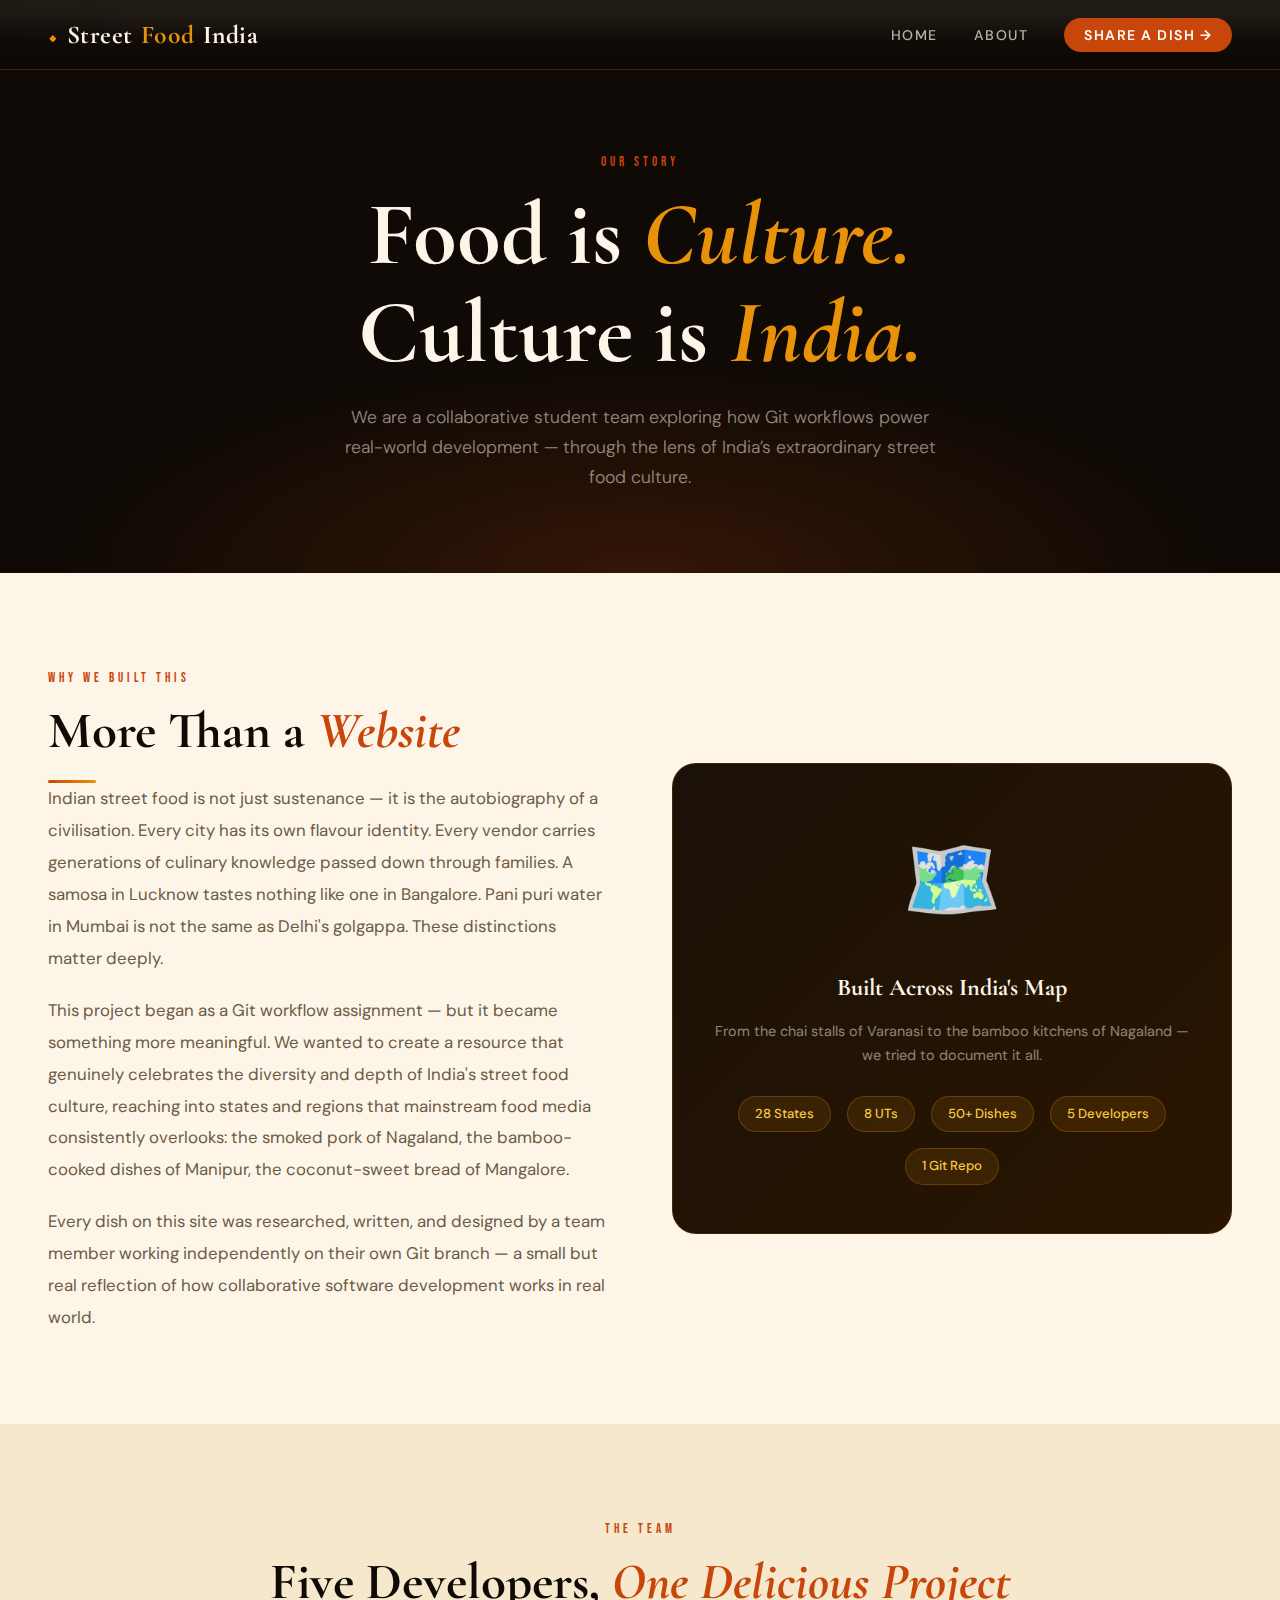
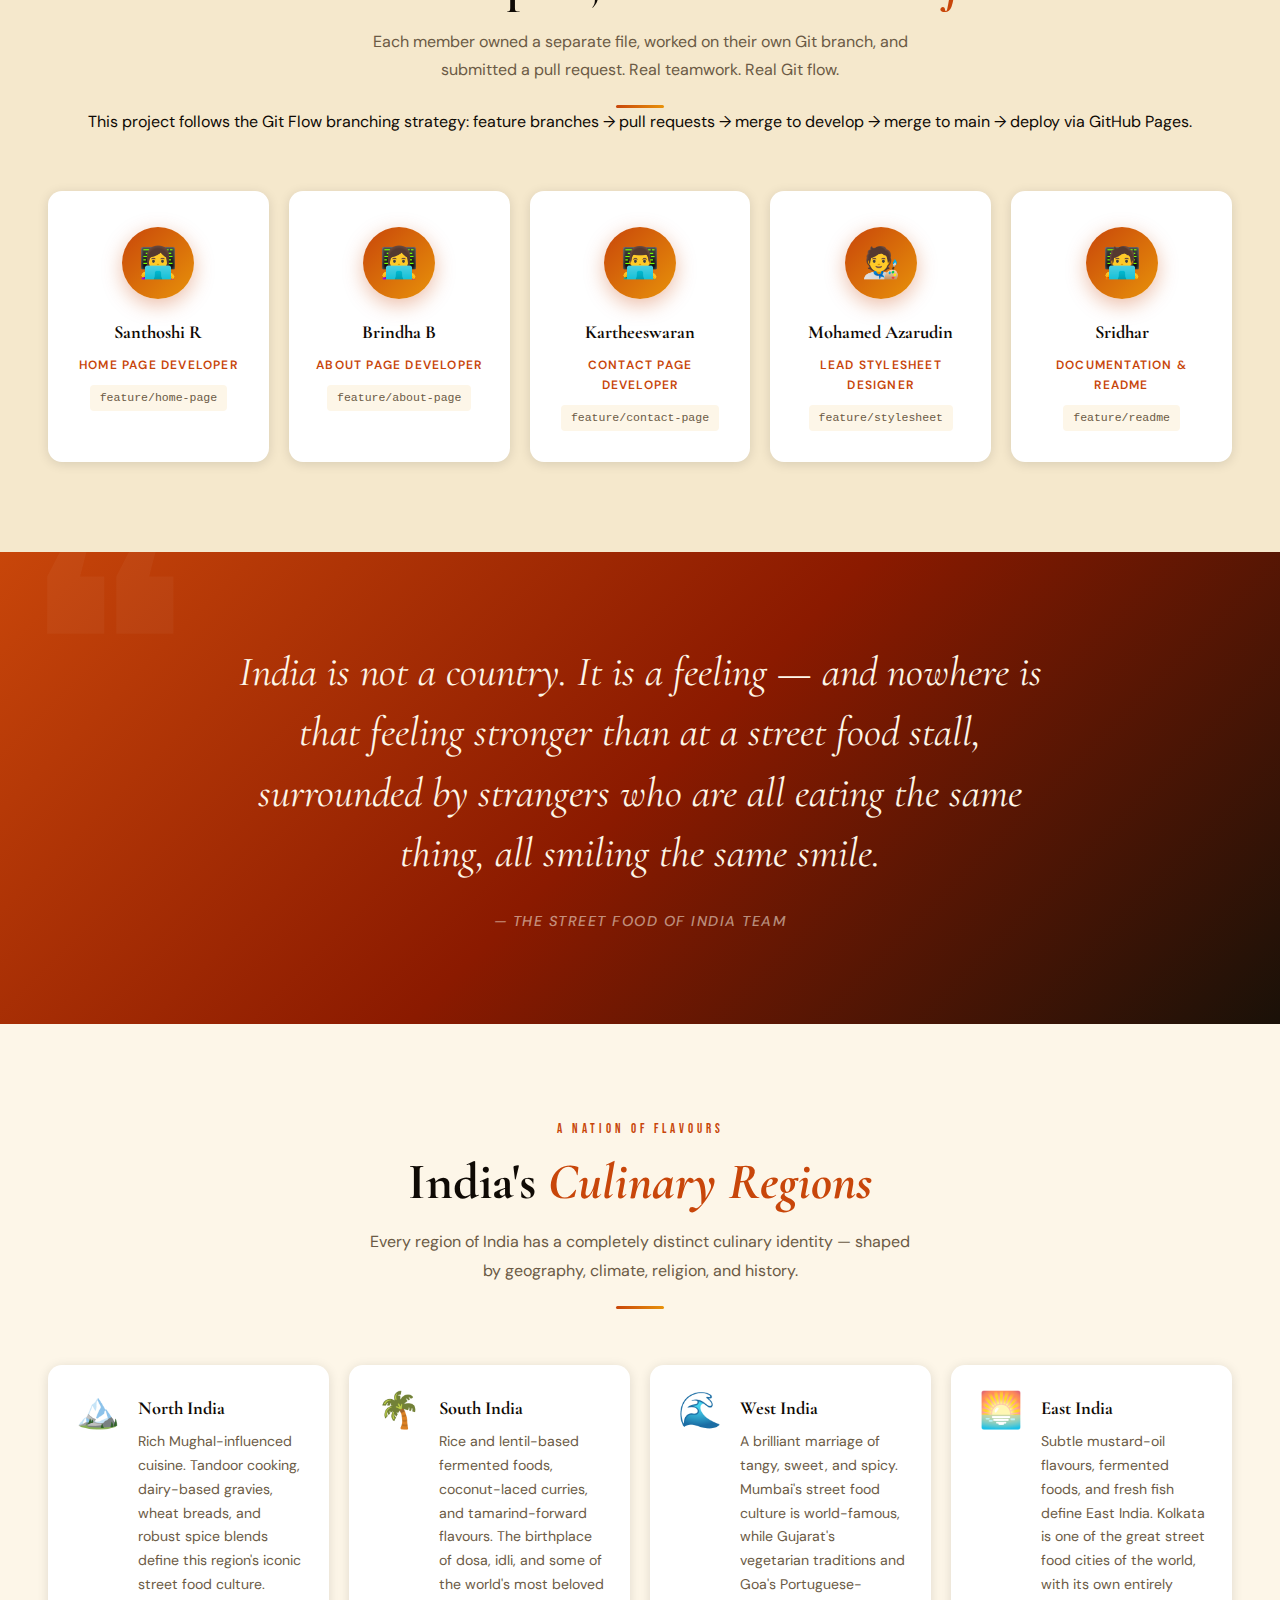
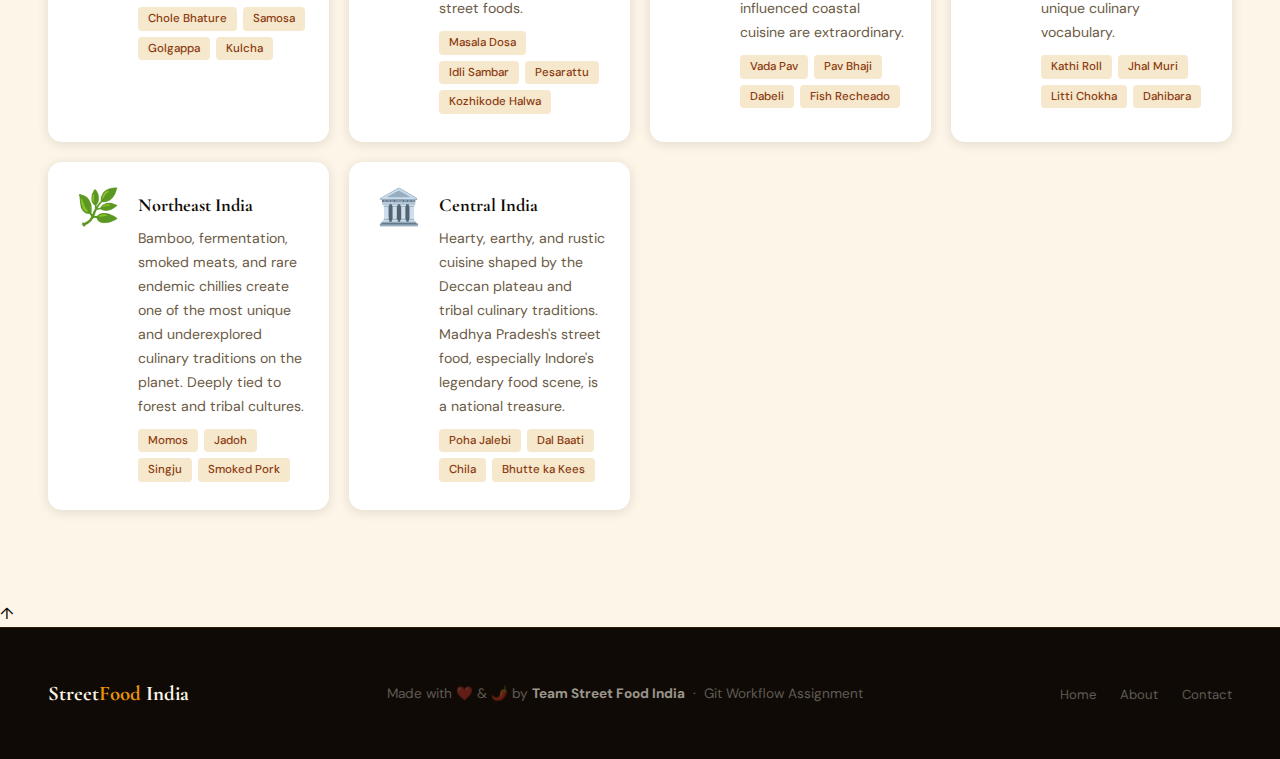
<file: about.html>
<!DOCTYPE html>
<html lang="en">
<head>
  <meta charset="UTF-8" />
  <meta name="viewport" content="width=device-width, initial-scale=1.0"/>
  <title>About — Street Food of India</title>

  <meta name="description" content="Street Food of India — a collaborative static website celebrating India's street food culture, regional diversity, and popular dishes. Built using Git Flow and GitHub Pages." />

  <link rel="stylesheet" href="style.css" />
</head>

<body>

  <!-- Skip link (Accessibility) -->
  <a class="skip-link" href="#main-content">Skip to content</a>

  <!-- ══════════ HEADER ══════════ -->
  <header>
    <!-- ══════════ NAVBAR ══════════ -->
    <nav class="navbar" aria-label="Primary navigation">
      <div class="logo">
        <span class="logo-dot">◆</span>
        Street<span>Food</span> India
      </div>

      <ul class="nav-links">
        <li><a href="index.html">Home</a></li>

        <!-- Active page -->
        <li><a href="about.html" class="active" aria-current="page">About</a></li>

        <li><a href="contact.html" class="nav-cta">Share a Dish →</a></li>
      </ul>
    </nav>

    <!-- ══════════ ABOUT HERO ══════════ -->
    <section class="about-hero">
      <div>
        <span class="section-label block mb-16">Our Story</span>
        <h1>Food is <em>Culture.</em><br>Culture is <em>India.</em></h1>

        <p>
          We are a collaborative student team exploring how Git workflows power real-world development —
          through the lens of India’s extraordinary street food culture.
        </p>
      </div>
    </section>
  </header>

  <!-- ══════════ MAIN ══════════ -->
  <main id="main-content">

    <!-- ══════════ ABOUT STORY ══════════ -->
    <section class="section section-cream">
      <div class="inner">
        <div class="about-story">
          <div class="about-story-text">
            <span class="section-label">Why We Built This</span>
            <h2 class="section-title">More Than a <em>Website</em></h2>
            <div class="divider-line mb-28"></div>

            <p>
              Indian street food is not just sustenance — it is the autobiography of a civilisation. Every city has its own
              flavour identity. Every vendor carries generations of culinary knowledge passed down through families.
              A samosa in Lucknow tastes nothing like one in Bangalore. Pani puri water in Mumbai is not the same as
              Delhi's golgappa. These distinctions matter deeply.
            </p>

            <p>
              This project began as a Git workflow assignment — but it became something more meaningful.
              We wanted to create a resource that genuinely celebrates the diversity and depth of India's street food culture,
              reaching into states and regions that mainstream food media consistently overlooks: the smoked pork
              of Nagaland, the bamboo-cooked dishes of Manipur, the coconut-sweet bread of Mangalore.
            </p>

            <p>
              Every dish on this site was researched, written, and designed by a team member working independently
              on their own Git branch — a small but real reflection of how collaborative software development works
              in real world.
            </p>
          </div>

          <div class="about-visual">
            <span class="big-emoji">🗺️</span>
            <h3>Built Across India's Map</h3>
            <p>From the chai stalls of Varanasi to the bamboo kitchens of Nagaland — we tried to document it all.</p>

            <div class="about-highlights">
              <span class="highlight-pill">28 States</span>
              <span class="highlight-pill">8 UTs</span>
              <span class="highlight-pill">50+ Dishes</span>
              <span class="highlight-pill">5 Developers</span>
              <span class="highlight-pill">1 Git Repo</span>
            </div>
          </div>
        </div>
      </div>
    </section>

    <!-- ══════════ TEAM ══════════ -->
    <section class="section section-parchment">
      <div class="inner">
        <div class="section-head center">
          <span class="section-label">The Team</span>
          <h2 class="section-title">Five Developers, <em>One Delicious Project</em></h2>

          <p class="section-desc">
            Each member owned a separate file, worked on their own Git branch, and submitted a pull request.
            Real teamwork. Real Git flow.
          </p>

          <div class="divider-line"></div>

          <!-- DevOps/Git Flow note (extra marks) -->
          <p class="workflow-note">
            This project follows the Git Flow branching strategy: feature branches → pull requests → merge to develop → merge to main → deploy via GitHub Pages.
          </p>
        </div>

        <div class="team-grid">
          <div class="team-card">
            <div class="avatar">👩‍💻</div>
            <div class="team-name">Santhoshi R</div>
            <div class="team-role">Home Page Developer</div>
            <div class="team-branch">feature/home-page</div>
          </div>

          <div class="team-card">
            <div class="avatar">👩‍💻</div>
            <div class="team-name">Brindha B</div>
            <div class="team-role">About Page Developer</div>
            <div class="team-branch">feature/about-page</div>
          </div>

          <div class="team-card">
            <div class="avatar">👨‍💻</div>
            <div class="team-name">Kartheeswaran</div>
            <div class="team-role">Contact Page Developer</div>
            <div class="team-branch">feature/contact-page</div>
          </div>

          <div class="team-card">
            <div class="avatar">🧑‍🎨</div>
            <div class="team-name">Mohamed Azarudin</div>
            <div class="team-role">Lead Stylesheet Designer</div>
            <div class="team-branch">feature/stylesheet</div>
          </div>

          <div class="team-card">
            <div class="avatar">🧑‍💻</div>
            <div class="team-name">Sridhar</div>
            <div class="team-role">Documentation &amp; README</div>
            <div class="team-branch">feature/readme</div>
          </div>
        </div>
      </div>
    </section>

    <!-- ══════════ QUOTE ══════════ -->
    <section class="quote-section">
      <blockquote class="quote-text">
        India is not a country. It is a feeling — and nowhere is that feeling stronger than at a street food stall,
        surrounded by strangers who are all eating the same thing, all smiling the same smile.
      </blockquote>
      <cite class="quote-author">— The Street Food of India Team</cite>
    </section>

    <!-- ══════════ REGIONAL DIVERSITY ══════════ -->
    <section class="section section-cream">
      <div class="inner">
        <div class="section-head center">
          <span class="section-label">A Nation of Flavours</span>
          <h2 class="section-title">India's <em>Culinary Regions</em></h2>
          <p class="section-desc">
            Every region of India has a completely distinct culinary identity — shaped by geography, climate, religion, and history.
          </p>
          <div class="divider-line"></div>
        </div>

        <div class="diversity-grid">

          <div class="diversity-card">
            <div class="diversity-icon">🏔️</div>
            <div>
              <h3>North India</h3>
              <p>Rich Mughal-influenced cuisine. Tandoor cooking, dairy-based gravies, wheat breads, and robust spice blends define this region's iconic street food culture.</p>
              <div class="diversity-foods">
                <span class="food-tag">Chole Bhature</span>
                <span class="food-tag">Samosa</span>
                <span class="food-tag">Golgappa</span>
                <span class="food-tag">Kulcha</span>
              </div>
            </div>
          </div>

          <div class="diversity-card">
            <div class="diversity-icon">🌴</div>
            <div>
              <h3>South India</h3>
              <p>Rice and lentil-based fermented foods, coconut-laced curries, and tamarind-forward flavours. The birthplace of dosa, idli, and some of the world's most beloved street foods.</p>
              <div class="diversity-foods">
                <span class="food-tag">Masala Dosa</span>
                <span class="food-tag">Idli Sambar</span>
                <span class="food-tag">Pesarattu</span>
                <span class="food-tag">Kozhikode Halwa</span>
              </div>
            </div>
          </div>

          <div class="diversity-card">
            <div class="diversity-icon">🌊</div>
            <div>
              <h3>West India</h3>
              <p>A brilliant marriage of tangy, sweet, and spicy. Mumbai's street food culture is world-famous, while Gujarat's vegetarian traditions and Goa's Portuguese-influenced coastal cuisine are extraordinary.</p>
              <div class="diversity-foods">
                <span class="food-tag">Vada Pav</span>
                <span class="food-tag">Pav Bhaji</span>
                <span class="food-tag">Dabeli</span>
                <span class="food-tag">Fish Recheado</span>
              </div>
            </div>
          </div>

          <div class="diversity-card">
            <div class="diversity-icon">🌅</div>
            <div>
              <h3>East India</h3>
              <p>Subtle mustard-oil flavours, fermented foods, and fresh fish define East India. Kolkata is one of the great street food cities of the world, with its own entirely unique culinary vocabulary.</p>
              <div class="diversity-foods">
                <span class="food-tag">Kathi Roll</span>
                <span class="food-tag">Jhal Muri</span>
                <span class="food-tag">Litti Chokha</span>
                <span class="food-tag">Dahibara</span>
              </div>
            </div>
          </div>

          <div class="diversity-card">
            <div class="diversity-icon">🌿</div>
            <div>
              <h3>Northeast India</h3>
              <p>Bamboo, fermentation, smoked meats, and rare endemic chillies create one of the most unique and underexplored culinary traditions on the planet. Deeply tied to forest and tribal cultures.</p>
              <div class="diversity-foods">
                <span class="food-tag">Momos</span>
                <span class="food-tag">Jadoh</span>
                <span class="food-tag">Singju</span>
                <span class="food-tag">Smoked Pork</span>
              </div>
            </div>
          </div>

          <div class="diversity-card">
            <div class="diversity-icon">🏛️</div>
            <div>
              <h3>Central India</h3>
              <p>Hearty, earthy, and rustic cuisine shaped by the Deccan plateau and tribal culinary traditions. Madhya Pradesh's street food, especially Indore's legendary food scene, is a national treasure.</p>
              <div class="diversity-foods">
                <span class="food-tag">Poha Jalebi</span>
                <span class="food-tag">Dal Baati</span>
                <span class="food-tag">Chila</span>
                <span class="food-tag">Bhutte ka Kees</span>
              </div>
            </div>
          </div>

        </div>
      </div>
    </section>

    <!-- Back to top -->
    <a href="#" class="back-to-top" aria-label="Back to top">↑</a>

  </main>

  <!-- ══════════ FOOTER ══════════ -->
  <footer class="footer">
    <div class="footer-inner">
      <div class="footer-logo">Street<span>Food</span> India</div>
      <p class="footer-text">
        Made with ❤️ &amp; 🌶️ by <strong>Team Street Food India</strong> &nbsp;·&nbsp; Git Workflow Assignment
      </p>
      <ul class="footer-nav">
        <li><a href="index.html">Home</a></li>
        <li><a href="about.html" aria-current="page">About</a></li>
        <li><a href="contact.html">Contact</a></li>
      </ul>
    </div>
  </footer>

</body>
</html>
</file>
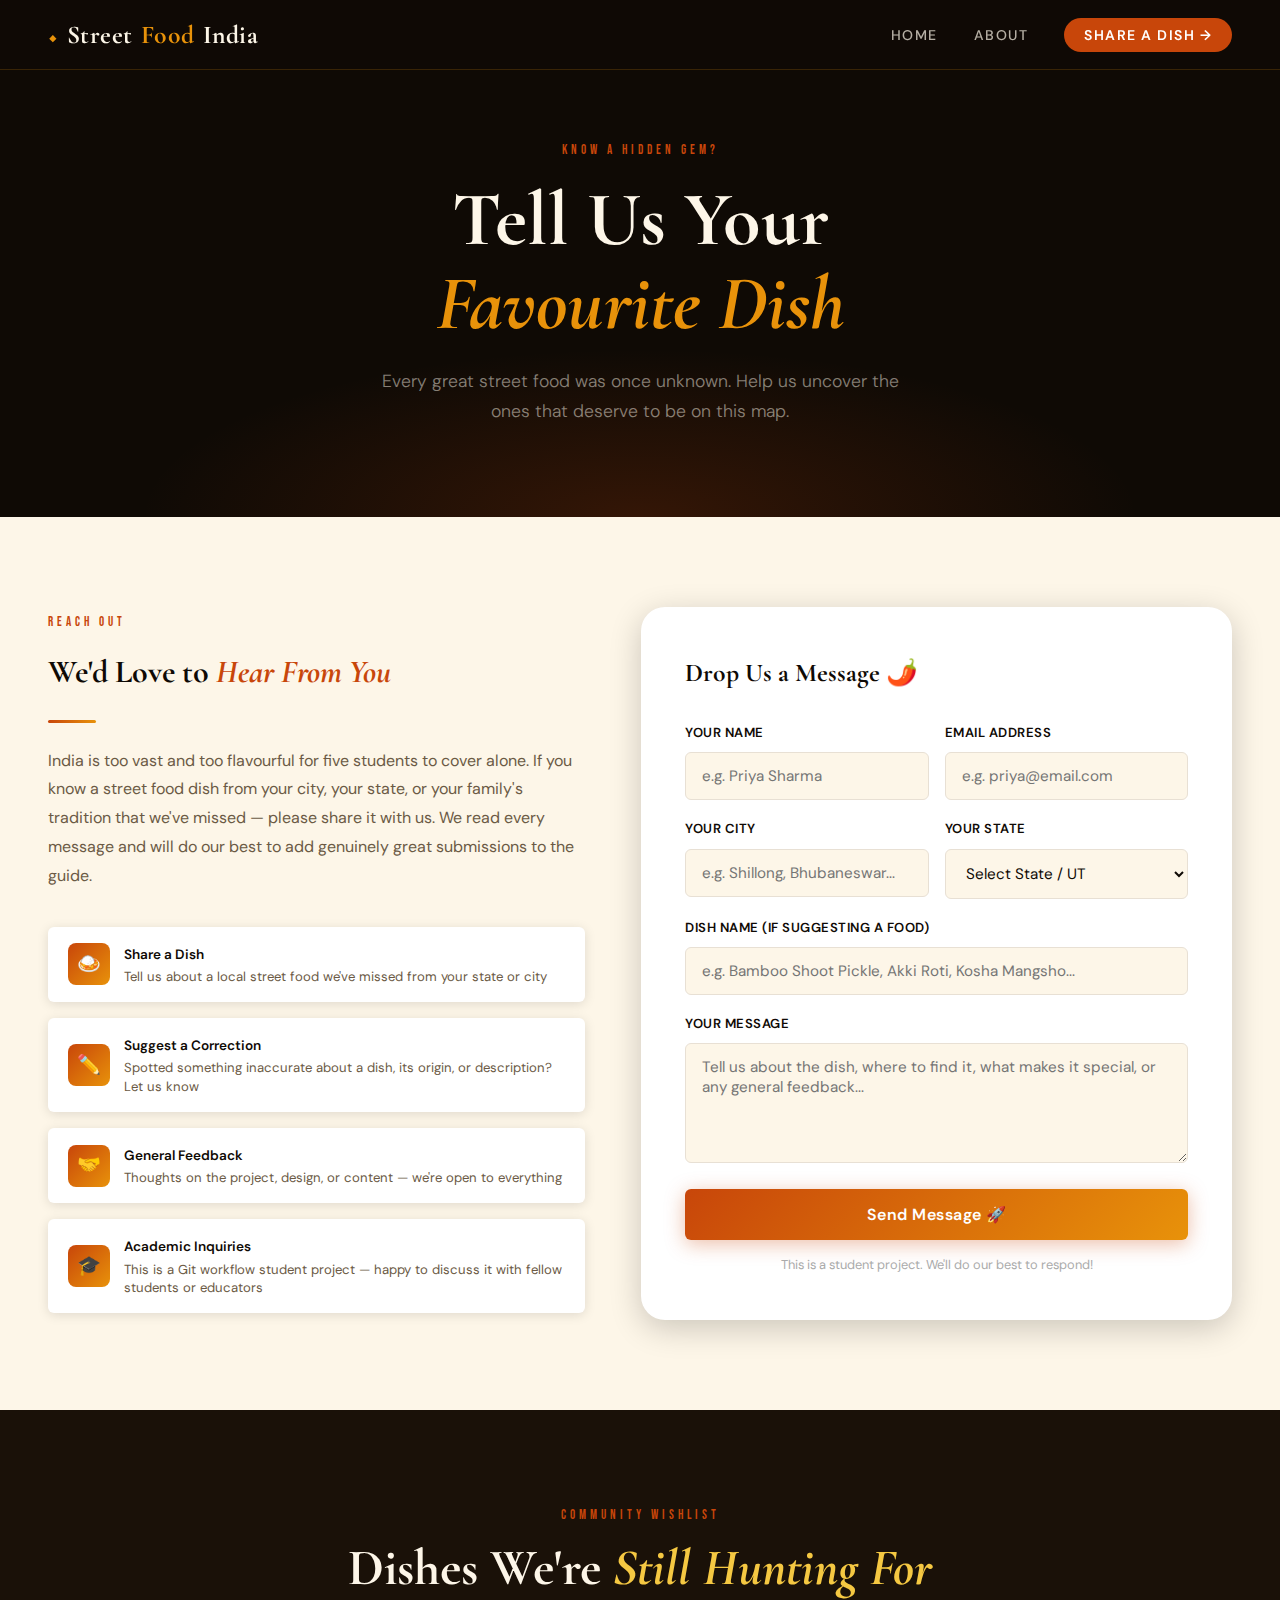
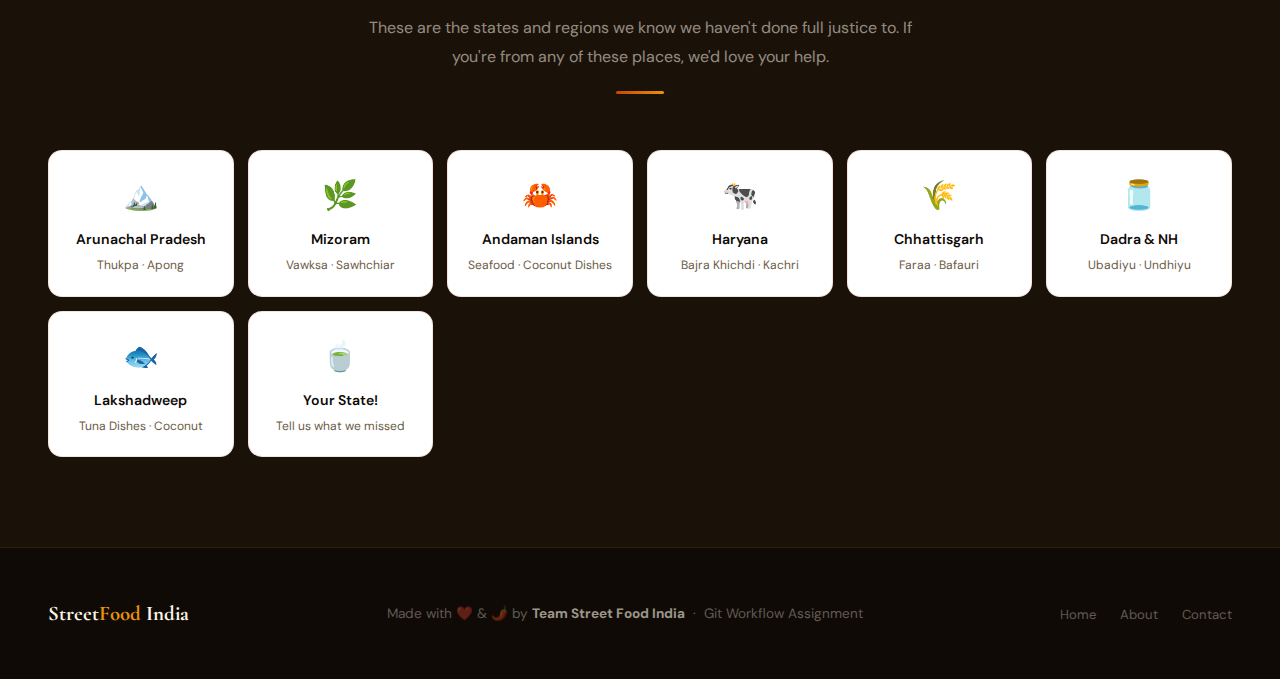
<file: contact.html>
<!DOCTYPE html>
<html lang="en">
<head>
  <meta charset="UTF-8" />
  <meta name="viewport" content="width=device-width, initial-scale=1.0"/>
  <title>Contact — Street Food of India</title>
  <link rel="stylesheet" href="style.css" />
</head>
<body>

  <!-- ══════════ NAVBAR ══════════ -->
  <nav class="navbar">
    <div class="logo">
      <span class="logo-dot">◆</span>
      Street<span>Food</span> India
    </div>
    <ul class="nav-links">
      <li><a href="index.html">Home</a></li>
      <li><a href="about.html">About</a></li>
      <li><a href="contact.html" class="nav-cta">Share a Dish →</a></li>
    </ul>
  </nav>

  <!-- ══════════ CONTACT HERO ══════════ -->
  <section class="contact-hero">
    <div>
      <span class="section-label" style="display:block; margin-bottom: 16px; position: relative;">Know a hidden gem?</span>
      <h1>Tell Us Your<br><em>Favourite Dish</em></h1>
      <p>Every great street food was once unknown. Help us uncover the ones that deserve to be on this map.</p>
    </div>
  </section>

  <!-- ══════════ CONTACT MAIN ══════════ -->
  <section class="section section-cream">
    <div class="inner">
      <div class="contact-layout">

        <!-- LEFT: Info -->
        <div class="contact-info">
          <span class="section-label">Reach Out</span>
          <h2>We'd Love to <em style="font-style: italic; color: var(--ember);">Hear From You</em></h2>
          <div class="divider-line" style="margin-bottom: 24px;"></div>
          <p>
            India is too vast and too flavourful for five students to cover alone. If you know a street food
            dish from your city, your state, or your family's tradition that we've missed — please share it with us.
            We read every message and will do our best to add genuinely great submissions to the guide.
          </p>

          <div class="info-items">
            <div class="info-item">
              <div class="info-icon">🍛</div>
              <div>
                <h4>Share a Dish</h4>
                <p>Tell us about a local street food we've missed from your state or city</p>
              </div>
            </div>
            <div class="info-item">
              <div class="info-icon">✏️</div>
              <div>
                <h4>Suggest a Correction</h4>
                <p>Spotted something inaccurate about a dish, its origin, or description? Let us know</p>
              </div>
            </div>
            <div class="info-item">
              <div class="info-icon">🤝</div>
              <div>
                <h4>General Feedback</h4>
                <p>Thoughts on the project, design, or content — we're open to everything</p>
              </div>
            </div>
            <div class="info-item">
              <div class="info-icon">🎓</div>
              <div>
                <h4>Academic Inquiries</h4>
                <p>This is a Git workflow student project — happy to discuss it with fellow students or educators</p>
              </div>
            </div>
          </div>
        </div>

        <!-- RIGHT: Form -->
        <div class="contact-form">
          <h3>Drop Us a Message 🌶️</h3>

          <div class="form-row">
            <div class="form-group">
              <label for="name">Your Name</label>
              <input type="text" id="name" placeholder="e.g. Priya Sharma" />
            </div>
            <div class="form-group">
              <label for="email">Email Address</label>
              <input type="email" id="email" placeholder="e.g. priya@email.com" />
            </div>
          </div>

          <div class="form-row">
            <div class="form-group">
              <label for="city">Your City</label>
              <input type="text" id="city" placeholder="e.g. Shillong, Bhubaneswar..." />
            </div>
            <div class="form-group">
              <label for="state">Your State</label>
              <select id="state">
                <option value="">Select State / UT</option>
                <optgroup label="North India">
                  <option>Delhi</option>
                  <option>Uttar Pradesh</option>
                  <option>Punjab</option>
                  <option>Haryana</option>
                  <option>Himachal Pradesh</option>
                  <option>Uttarakhand</option>
                  <option>Jammu & Kashmir</option>
                  <option>Ladakh</option>
                </optgroup>
                <optgroup label="West India">
                  <option>Maharashtra</option>
                  <option>Gujarat</option>
                  <option>Rajasthan</option>
                  <option>Goa</option>
                </optgroup>
                <optgroup label="South India">
                  <option>Tamil Nadu</option>
                  <option>Kerala</option>
                  <option>Karnataka</option>
                  <option>Andhra Pradesh</option>
                  <option>Telangana</option>
                  <option>Puducherry</option>
                  <option>Lakshadweep</option>
                  <option>Andaman & Nicobar</option>
                </optgroup>
                <optgroup label="East India">
                  <option>West Bengal</option>
                  <option>Odisha</option>
                  <option>Bihar</option>
                  <option>Jharkhand</option>
                </optgroup>
                <optgroup label="Northeast India">
                  <option>Assam</option>
                  <option>Meghalaya</option>
                  <option>Manipur</option>
                  <option>Nagaland</option>
                  <option>Mizoram</option>
                  <option>Tripura</option>
                  <option>Arunachal Pradesh</option>
                  <option>Sikkim</option>
                </optgroup>
                <optgroup label="Central India">
                  <option>Madhya Pradesh</option>
                  <option>Chhattisgarh</option>
                </optgroup>
                <optgroup label="Other UTs">
                  <option>Chandigarh</option>
                  <option>Dadra & Nagar Haveli</option>
                  <option>Daman & Diu</option>
                </optgroup>
              </select>
            </div>
          </div>

          <div class="form-group">
            <label for="dish">Dish Name (if suggesting a food)</label>
            <input type="text" id="dish" placeholder="e.g. Bamboo Shoot Pickle, Akki Roti, Kosha Mangsho..." />
          </div>

          <div class="form-group">
            <label for="message">Your Message</label>
            <textarea id="message" placeholder="Tell us about the dish, where to find it, what makes it special, or any general feedback..."></textarea>
          </div>

          <button class="submit-btn" onclick="handleSubmit()">Send Message 🚀</button>

          <p style="text-align:center; margin-top: 14px; font-size: 0.8rem; color: #aaa;">
            This is a student project. We'll do our best to respond!
          </p>
        </div>

      </div>
    </div>
  </section>

  <!-- ══════════ SUGGEST A DISH ══════════ -->
  <section class="section section-dark">
    <div class="inner">
      <div class="section-head center">
        <span class="section-label">Community Wishlist</span>
        <h2 class="section-title">Dishes We're <em>Still Hunting For</em></h2>
        <p class="section-desc">These are the states and regions we know we haven't done full justice to. If you're from any of these places, we'd love your help.</p>
        <div class="divider-line"></div>
      </div>

      <div class="suggest-grid">
        <div class="suggest-card">
          <span class="suggest-emoji">🏔️</span>
          <div class="suggest-name">Arunachal Pradesh</div>
          <div class="suggest-state">Thukpa · Apong</div>
        </div>
        <div class="suggest-card">
          <span class="suggest-emoji">🌿</span>
          <div class="suggest-name">Mizoram</div>
          <div class="suggest-state">Vawksa · Sawhchiar</div>
        </div>
        <div class="suggest-card">
          <span class="suggest-emoji">🦀</span>
          <div class="suggest-name">Andaman Islands</div>
          <div class="suggest-state">Seafood · Coconut Dishes</div>
        </div>
        <div class="suggest-card">
          <span class="suggest-emoji">🐄</span>
          <div class="suggest-name">Haryana</div>
          <div class="suggest-state">Bajra Khichdi · Kachri</div>
        </div>
        <div class="suggest-card">
          <span class="suggest-emoji">🌾</span>
          <div class="suggest-name">Chhattisgarh</div>
          <div class="suggest-state">Faraa · Bafauri</div>
        </div>
        <div class="suggest-card">
          <span class="suggest-emoji">🫙</span>
          <div class="suggest-name">Dadra & NH</div>
          <div class="suggest-state">Ubadiyu · Undhiyu</div>
        </div>
        <div class="suggest-card">
          <span class="suggest-emoji">🐟</span>
          <div class="suggest-name">Lakshadweep</div>
          <div class="suggest-state">Tuna Dishes · Coconut</div>
        </div>
        <div class="suggest-card">
          <span class="suggest-emoji">🍵</span>
          <div class="suggest-name">Your State!</div>
          <div class="suggest-state">Tell us what we missed</div>
        </div>
      </div>
    </div>
  </section>

  <!-- ══════════ FOOTER ══════════ -->
  <footer class="footer">
    <div class="footer-inner">
      <div class="footer-logo">Street<span>Food</span> India</div>
      <p class="footer-text">Made with ❤️ &amp; 🌶️ by <strong>Team Street Food India</strong> &nbsp;·&nbsp; Git Workflow Assignment</p>
      <ul class="footer-nav">
        <li><a href="index.html">Home</a></li>
        <li><a href="about.html">About</a></li>
        <li><a href="contact.html">Contact</a></li>
      </ul>
    </div>
  </footer>

  <script>
    function handleSubmit() {
      const name = document.getElementById('name').value.trim();
      const email = document.getElementById('email').value.trim();
      const message = document.getElementById('message').value.trim();

      if (!name || !email || !message) {
        alert('Please fill in your name, email, and message before sending!');
        return;
      }

      const btn = document.querySelector('.submit-btn');
      btn.textContent = '✅ Message Sent! Thank you!';
      btn.style.background = 'linear-gradient(135deg, #2d7a5f, #1a5c45)';
      btn.disabled = true;

      setTimeout(() => {
        btn.textContent = 'Send Message 🚀';
        btn.style.background = '';
        btn.disabled = false;
        document.getElementById('name').value = '';
        document.getElementById('email').value = '';
        document.getElementById('city').value = '';
        document.getElementById('dish').value = '';
        document.getElementById('message').value = '';
        document.getElementById('state').value = '';
      }, 4000);
    }
  </script>

</body>
</html>
</file>
<file: style.css>
/* ============================================================
   STREET FOOD OF INDIA — style.css
   Member 4: Full Stylesheet
   Aesthetic: Rich Editorial Magazine — Warm, Spiced, Immersive
   ============================================================ */

@import url('https://fonts.googleapis.com/css2?family=Cormorant+Garamond:ital,wght@0,400;0,600;0,700;1,400;1,600&family=DM+Sans:wght@300;400;500;600&family=Bebas+Neue&display=swap');

/* ── CSS VARIABLES ── */
:root {
  --ink:        #0f0a05;
  --deep:       #1a1108;
  --ember:      #c8460a;
  --saffron:    #e8920a;
  --turmeric:   #f5c842;
  --cream:      #fdf6e8;
  --parchment:  #f5e8cc;
  --spice:      #8b3a0f;
  --mint:       #2d7a5f;
  --rose:       #c0392b;
  --gold:       #d4a017;
  --warm-gray:  #6b5a45;
  --white:      #ffffff;

  --font-display: 'Cormorant Garamond', Georgia, serif;
  --font-accent:  'Bebas Neue', Impact, sans-serif;
  --font-body:    'DM Sans', system-ui, sans-serif;

  --radius-sm:  6px;
  --radius-md:  14px;
  --radius-lg:  24px;
  --shadow-sm:  0 2px 12px rgba(0,0,0,0.12);
  --shadow-md:  0 8px 32px rgba(0,0,0,0.2);
  --shadow-lg:  0 20px 60px rgba(0,0,0,0.35);

  --transition: 0.35s cubic-bezier(0.25, 0.46, 0.45, 0.94);
}

/* ── RESET ── */
*, *::before, *::after { margin: 0; padding: 0; box-sizing: border-box; }

html { scroll-behavior: smooth; }

body {
  font-family: var(--font-body);
  background-color: var(--cream);
  color: var(--ink);
  line-height: 1.7;
  overflow-x: hidden;
}

a { text-decoration: none; color: inherit; }
img { max-width: 100%; display: block; }

/* ── SCROLLBAR ── */
::-webkit-scrollbar { width: 6px; }
::-webkit-scrollbar-track { background: var(--parchment); }
::-webkit-scrollbar-thumb { background: var(--ember); border-radius: 3px; }

/* ═══════════════════════════════════════
   NAVBAR
═══════════════════════════════════════ */
.navbar {
  position: fixed;
  top: 0; left: 0; right: 0;
  z-index: 1000;
  background: rgba(15, 10, 5, 0.92);
  backdrop-filter: blur(12px);
  -webkit-backdrop-filter: blur(12px);
  border-bottom: 1px solid rgba(232, 146, 10, 0.2);
  padding: 0 48px;
  height: 70px;
  display: flex;
  align-items: center;
  justify-content: space-between;
}

.logo {
  font-family: var(--font-display);
  font-size: 1.6rem;
  font-weight: 700;
  color: var(--cream);
  letter-spacing: 0.5px;
  display: flex;
  align-items: center;
  gap: 8px;
}
.logo .logo-dot { color: var(--saffron); font-size: 2rem; line-height: 1; }
.logo span { color: var(--saffron); }

.nav-links {
  list-style: none;
  display: flex;
  gap: 36px;
  align-items: center;
}

.nav-links a {
  font-size: 0.88rem;
  font-weight: 500;
  letter-spacing: 1.5px;
  text-transform: uppercase;
  color: rgba(253, 246, 232, 0.7);
  transition: color var(--transition);
  position: relative;
}
.nav-links a::after {
  content: '';
  position: absolute;
  bottom: -4px; left: 0;
  width: 0; height: 1px;
  background: var(--saffron);
  transition: width var(--transition);
}
.nav-links a:hover { color: var(--saffron); }
.nav-links a:hover::after { width: 100%; }
.nav-links .nav-cta {
  background: var(--ember);
  color: var(--white) !important;
  padding: 8px 20px;
  border-radius: 50px;
  font-weight: 600;
  transition: background var(--transition), transform var(--transition);
}
.nav-links .nav-cta::after { display: none; }
.nav-links .nav-cta:hover { background: var(--saffron); transform: translateY(-1px); }

/* ═══════════════════════════════════════
   HERO
═══════════════════════════════════════ */
.hero {
  min-height: 100vh;
  background: var(--ink);
  display: flex;
  flex-direction: column;
  align-items: center;
  justify-content: center;
  text-align: center;
  position: relative;
  padding: 120px 40px 80px;
  overflow: hidden;
}

/* Spice pattern background */
.hero::before {
  content: '';
  position: absolute;
  inset: 0;
  background:
    radial-gradient(ellipse 80% 60% at 50% 0%, rgba(200, 70, 10, 0.25) 0%, transparent 60%),
    radial-gradient(ellipse 60% 40% at 80% 80%, rgba(232, 146, 10, 0.12) 0%, transparent 50%),
    radial-gradient(ellipse 40% 50% at 10% 60%, rgba(139, 58, 15, 0.15) 0%, transparent 50%);
  pointer-events: none;
}

/* Floating spice dots */
.hero::after {
  content: '';
  position: absolute;
  inset: 0;
  background-image:
    radial-gradient(circle 1px at 20% 30%, rgba(245, 200, 66, 0.4) 0%, transparent 100%),
    radial-gradient(circle 1px at 80% 20%, rgba(232, 146, 10, 0.3) 0%, transparent 100%),
    radial-gradient(circle 2px at 60% 70%, rgba(200, 70, 10, 0.4) 0%, transparent 100%),
    radial-gradient(circle 1px at 35% 80%, rgba(245, 200, 66, 0.3) 0%, transparent 100%),
    radial-gradient(circle 2px at 90% 60%, rgba(232, 146, 10, 0.25) 0%, transparent 100%);
  pointer-events: none;
}

.hero-badge {
  display: inline-flex;
  align-items: center;
  gap: 8px;
  background: rgba(232, 146, 10, 0.15);
  border: 1px solid rgba(232, 146, 10, 0.35);
  color: var(--turmeric);
  padding: 6px 18px;
  border-radius: 50px;
  font-size: 0.78rem;
  font-weight: 600;
  letter-spacing: 2px;
  text-transform: uppercase;
  margin-bottom: 28px;
  position: relative;
  animation: fadeInDown 0.8s ease both;
}

.hero h1 {
  font-family: var(--font-display);
  font-size: clamp(3.5rem, 9vw, 7.5rem);
  font-weight: 700;
  color: var(--cream);
  line-height: 1.05;
  margin-bottom: 12px;
  position: relative;
  animation: fadeInUp 0.9s 0.1s ease both;
}
.hero h1 em {
  font-style: italic;
  color: var(--saffron);
}

.hero-sub {
  font-family: var(--font-accent);
  font-size: clamp(1.4rem, 3vw, 2.2rem);
  color: var(--ember);
  letter-spacing: 6px;
  margin-bottom: 24px;
  position: relative;
  animation: fadeInUp 0.9s 0.2s ease both;
}

.hero p {
  font-size: 1.1rem;
  color: rgba(253, 246, 232, 0.65);
  max-width: 560px;
  margin: 0 auto 44px;
  font-weight: 300;
  position: relative;
  animation: fadeInUp 0.9s 0.3s ease both;
}

.hero-actions {
  display: flex;
  gap: 16px;
  justify-content: center;
  flex-wrap: wrap;
  position: relative;
  animation: fadeInUp 0.9s 0.4s ease both;
}

.btn-primary {
  display: inline-flex;
  align-items: center;
  gap: 8px;
  background: linear-gradient(135deg, var(--ember), var(--saffron));
  color: var(--white);
  padding: 15px 36px;
  border-radius: 50px;
  font-weight: 600;
  font-size: 0.95rem;
  letter-spacing: 0.5px;
  transition: transform var(--transition), box-shadow var(--transition);
  box-shadow: 0 4px 24px rgba(200, 70, 10, 0.45);
}
.btn-primary:hover {
  transform: translateY(-3px);
  box-shadow: 0 8px 32px rgba(200, 70, 10, 0.6);
}

.btn-secondary {
  display: inline-flex;
  align-items: center;
  gap: 8px;
  background: transparent;
  color: var(--cream);
  padding: 15px 36px;
  border-radius: 50px;
  font-weight: 600;
  font-size: 0.95rem;
  border: 1.5px solid rgba(253, 246, 232, 0.25);
  transition: border-color var(--transition), color var(--transition), transform var(--transition);
}
.btn-secondary:hover {
  border-color: var(--saffron);
  color: var(--saffron);
  transform: translateY(-3px);
}

/* Hero scroll indicator */
.scroll-hint {
  position: absolute;
  bottom: 36px;
  left: 50%;
  transform: translateX(-50%);
  display: flex;
  flex-direction: column;
  align-items: center;
  gap: 8px;
  color: rgba(253, 246, 232, 0.35);
  font-size: 0.72rem;
  letter-spacing: 2px;
  text-transform: uppercase;
  animation: bounce 2s infinite;
}
.scroll-hint::after {
  content: '';
  width: 1px;
  height: 40px;
  background: linear-gradient(to bottom, rgba(232, 146, 10, 0.6), transparent);
}

/* Hero stats bar */
.hero-stats {
  display: flex;
  gap: 48px;
  margin-top: 60px;
  padding-top: 48px;
  border-top: 1px solid rgba(253, 246, 232, 0.08);
  position: relative;
  flex-wrap: wrap;
  justify-content: center;
  animation: fadeInUp 0.9s 0.5s ease both;
}
.stat-item { text-align: center; }
.stat-num {
  font-family: var(--font-accent);
  font-size: 2.6rem;
  color: var(--turmeric);
  letter-spacing: 2px;
  line-height: 1;
}
.stat-label {
  font-size: 0.75rem;
  color: rgba(253, 246, 232, 0.45);
  letter-spacing: 1.5px;
  text-transform: uppercase;
  margin-top: 4px;
}

/* ═══════════════════════════════════════
   SECTION BASE
═══════════════════════════════════════ */
.section { padding: 90px 48px; }
.section-dark { background: var(--deep); color: var(--cream); }
.section-cream { background: var(--cream); }
.section-parchment { background: var(--parchment); }

.section-label {
  display: inline-block;
  font-family: var(--font-accent);
  font-size: 0.8rem;
  letter-spacing: 4px;
  color: var(--ember);
  text-transform: uppercase;
  margin-bottom: 12px;
}

.section-title {
  font-family: var(--font-display);
  font-size: clamp(2rem, 4vw, 3.2rem);
  font-weight: 700;
  line-height: 1.15;
  color: var(--ink);
  margin-bottom: 16px;
}
.section-dark .section-title { color: var(--cream); }

.section-title em {
  font-style: italic;
  color: var(--ember);
}
.section-dark .section-title em { color: var(--turmeric); }

.section-desc {
  font-size: 1rem;
  color: var(--warm-gray);
  max-width: 560px;
  line-height: 1.8;
}
.section-dark .section-desc { color: rgba(253, 246, 232, 0.55); }

.section-head { margin-bottom: 56px; }
.section-head.center { text-align: center; }
.section-head.center .section-desc { margin: 0 auto; }

.divider-line {
  width: 48px; height: 3px;
  background: linear-gradient(90deg, var(--ember), var(--saffron));
  border-radius: 2px;
  margin: 20px 0 0;
}
.section-head.center .divider-line { margin: 20px auto 0; }

.inner { max-width: 1200px; margin: 0 auto; }

/* ═══════════════════════════════════════
   REGION FILTER BAR
═══════════════════════════════════════ */
.filter-bar {
  display: flex;
  gap: 10px;
  flex-wrap: wrap;
  justify-content: center;
  margin-bottom: 48px;
}

.filter-btn {
  background: var(--white);
  border: 1.5px solid rgba(139, 58, 15, 0.2);
  color: var(--warm-gray);
  padding: 8px 20px;
  border-radius: 50px;
  font-size: 0.83rem;
  font-weight: 600;
  cursor: pointer;
  transition: all var(--transition);
  font-family: var(--font-body);
  letter-spacing: 0.3px;
}
.filter-btn:hover,
.filter-btn.active {
  background: var(--ember);
  border-color: var(--ember);
  color: var(--white);
}

/* ═══════════════════════════════════════
   FOOD GRID & CARDS
═══════════════════════════════════════ */
.food-grid {
  display: grid;
  grid-template-columns: repeat(auto-fill, minmax(300px, 1fr));
  gap: 24px;
}

.food-card {
  background: var(--white);
  border-radius: var(--radius-md);
  overflow: hidden;
  box-shadow: var(--shadow-sm);
  transition: transform var(--transition), box-shadow var(--transition);
  cursor: pointer;
  position: relative;
  display: flex;
  flex-direction: column;
}
.food-card:hover {
  transform: translateY(-8px);
  box-shadow: var(--shadow-lg);
}

.card-top {
  background: linear-gradient(135deg, var(--deep), #2d1800);
  padding: 32px 24px 24px;
  display: flex;
  align-items: flex-start;
  justify-content: space-between;
  position: relative;
  overflow: hidden;
}
.card-top::before {
  content: '';
  position: absolute;
  inset: 0;
  background: radial-gradient(ellipse at 80% 20%, rgba(232, 146, 10, 0.15), transparent 60%);
}

.food-emoji {
  font-size: 3.2rem;
  line-height: 1;
  filter: drop-shadow(0 4px 8px rgba(0,0,0,0.3));
  position: relative;
}

.region-tag {
  font-family: var(--font-accent);
  font-size: 0.7rem;
  letter-spacing: 2px;
  color: var(--turmeric);
  background: rgba(245, 200, 66, 0.12);
  border: 1px solid rgba(245, 200, 66, 0.25);
  padding: 4px 10px;
  border-radius: 4px;
  text-transform: uppercase;
  position: relative;
}

.card-body { padding: 22px 24px 26px; flex: 1; display: flex; flex-direction: column; }

.card-state {
  display: inline-flex;
  align-items: center;
  gap: 5px;
  font-size: 0.75rem;
  font-weight: 600;
  color: var(--ember);
  letter-spacing: 0.5px;
  text-transform: uppercase;
  margin-bottom: 8px;
}

.card-name {
  font-family: var(--font-display);
  font-size: 1.55rem;
  font-weight: 700;
  color: var(--ink);
  line-height: 1.2;
  margin-bottom: 10px;
}

.card-desc {
  font-size: 0.9rem;
  color: var(--warm-gray);
  line-height: 1.7;
  flex: 1;
}

.card-footer {
  display: flex;
  align-items: center;
  justify-content: space-between;
  margin-top: 18px;
  padding-top: 16px;
  border-top: 1px solid rgba(0,0,0,0.06);
}

.spice-level {
  display: flex;
  gap: 3px;
  align-items: center;
}
.spice-level span { font-size: 0.7rem; color: #bbb; letter-spacing: 0.5px; margin-right: 4px; }
.chili { font-size: 0.85rem; opacity: 0.25; }
.chili.hot { opacity: 1; }

.veg-badge {
  font-size: 0.72rem;
  font-weight: 700;
  padding: 3px 10px;
  border-radius: 4px;
  letter-spacing: 0.5px;
}
.veg-badge.veg { background: rgba(45, 122, 95, 0.1); color: var(--mint); border: 1px solid rgba(45, 122, 95, 0.25); }
.veg-badge.non-veg { background: rgba(192, 57, 43, 0.1); color: var(--rose); border: 1px solid rgba(192, 57, 43, 0.25); }

/* ═══════════════════════════════════════
   DID YOU KNOW
═══════════════════════════════════════ */
.facts-grid {
  display: grid;
  grid-template-columns: repeat(auto-fill, minmax(260px, 1fr));
  gap: 20px;
}

.fact-card {
  background: rgba(255,255,255,0.04);
  border: 1px solid rgba(255,255,255,0.08);
  border-radius: var(--radius-md);
  padding: 32px 26px;
  transition: background var(--transition), border-color var(--transition), transform var(--transition);
  position: relative;
  overflow: hidden;
}
.fact-card::before {
  content: '';
  position: absolute;
  top: 0; left: 0; right: 0;
  height: 2px;
  background: linear-gradient(90deg, var(--ember), var(--saffron));
  transform: scaleX(0);
  transition: transform var(--transition);
  transform-origin: left;
}
.fact-card:hover {
  background: rgba(232, 146, 10, 0.07);
  border-color: rgba(232, 146, 10, 0.2);
  transform: translateY(-4px);
}
.fact-card:hover::before { transform: scaleX(1); }

.fact-icon { font-size: 2.4rem; margin-bottom: 16px; display: block; }
.fact-card h3 {
  font-family: var(--font-display);
  font-size: 1.15rem;
  font-weight: 600;
  color: var(--turmeric);
  margin-bottom: 10px;
}
.fact-card p { font-size: 0.9rem; color: rgba(253, 246, 232, 0.6); line-height: 1.75; }

/* ═══════════════════════════════════════
   ABOUT PAGE — INTRO
═══════════════════════════════════════ */
.about-hero {
  min-height: 52vh;
  background: var(--ink);
  display: flex;
  align-items: center;
  justify-content: center;
  text-align: center;
  padding: 120px 48px 80px;
  position: relative;
  overflow: hidden;
}
.about-hero::before {
  content: '';
  position: absolute; inset: 0;
  background: radial-gradient(ellipse 70% 60% at 50% 100%, rgba(200, 70, 10, 0.2), transparent 65%);
}
.about-hero h1 {
  font-family: var(--font-display);
  font-size: clamp(2.8rem, 7vw, 6rem);
  font-weight: 700;
  color: var(--cream);
  line-height: 1.1;
  position: relative;
}
.about-hero h1 em { font-style: italic; color: var(--saffron); }
.about-hero p {
  font-size: 1.1rem;
  color: rgba(253, 246, 232, 0.55);
  max-width: 600px;
  margin: 20px auto 0;
  position: relative;
  font-weight: 300;
}

.about-story {
  display: grid;
  grid-template-columns: 1fr 1fr;
  gap: 64px;
  align-items: center;
}
.about-story-text p {
  font-size: 1.05rem;
  color: var(--warm-gray);
  line-height: 1.9;
  margin-bottom: 20px;
}
.about-story-text p:last-child { margin-bottom: 0; }

.about-visual {
  background: linear-gradient(135deg, var(--deep), #2a1500);
  border-radius: var(--radius-lg);
  padding: 48px 36px;
  text-align: center;
  border: 1px solid rgba(232, 146, 10, 0.15);
}
.about-visual .big-emoji { font-size: 5rem; margin-bottom: 20px; display: block; }
.about-visual h3 {
  font-family: var(--font-display);
  font-size: 1.5rem;
  color: var(--cream);
  margin-bottom: 10px;
}
.about-visual p { font-size: 0.9rem; color: rgba(253, 246, 232, 0.5); line-height: 1.7; }
.about-highlights {
  display: flex;
  gap: 16px;
  margin-top: 28px;
  flex-wrap: wrap;
  justify-content: center;
}
.highlight-pill {
  background: rgba(232, 146, 10, 0.12);
  border: 1px solid rgba(232, 146, 10, 0.25);
  color: var(--turmeric);
  padding: 6px 16px;
  border-radius: 50px;
  font-size: 0.82rem;
  font-weight: 500;
}

/* Team */
.team-grid {
  display: grid;
  grid-template-columns: repeat(auto-fill, minmax(200px, 1fr));
  gap: 20px;
}

.team-card {
  background: var(--white);
  border-radius: var(--radius-md);
  padding: 36px 20px 28px;
  text-align: center;
  box-shadow: var(--shadow-sm);
  transition: transform var(--transition), box-shadow var(--transition);
  border-bottom: 3px solid transparent;
  position: relative;
  overflow: hidden;
}
.team-card::before {
  content: '';
  position: absolute;
  bottom: 0; left: 0; right: 0;
  height: 3px;
  background: linear-gradient(90deg, var(--ember), var(--saffron));
  transform: scaleX(0);
  transition: transform var(--transition);
}
.team-card:hover { transform: translateY(-6px); box-shadow: var(--shadow-md); }
.team-card:hover::before { transform: scaleX(1); }

.avatar {
  width: 72px; height: 72px;
  background: linear-gradient(135deg, var(--ember), var(--saffron));
  border-radius: 50%;
  display: flex; align-items: center; justify-content: center;
  font-size: 1.9rem;
  margin: 0 auto 18px;
  box-shadow: 0 6px 20px rgba(200, 70, 10, 0.35);
}

.team-name {
  font-family: var(--font-display);
  font-size: 1.15rem;
  font-weight: 700;
  color: var(--ink);
  margin-bottom: 6px;
}

.team-role {
  font-size: 0.75rem;
  font-weight: 600;
  color: var(--ember);
  text-transform: uppercase;
  letter-spacing: 1.2px;
}

.team-branch {
  display: inline-block;
  margin-top: 10px;
  font-size: 0.72rem;
  color: var(--warm-gray);
  background: var(--cream);
  padding: 3px 10px;
  border-radius: 4px;
  font-family: 'Courier New', monospace;
}

/* Quote */
.quote-section {
  background: linear-gradient(135deg, var(--ember) 0%, #8b1a00 50%, var(--deep) 100%);
  padding: 90px 48px;
  text-align: center;
  position: relative;
  overflow: hidden;
}
.quote-section::before {
  content: '❝';
  position: absolute;
  font-size: 20rem;
  color: rgba(255,255,255,0.04);
  top: -60px; left: 20px;
  font-family: Georgia, serif;
  line-height: 1;
}

.quote-text {
  font-family: var(--font-display);
  font-size: clamp(1.6rem, 3.5vw, 2.6rem);
  font-style: italic;
  color: var(--cream);
  max-width: 820px;
  margin: 0 auto 24px;
  line-height: 1.45;
  position: relative;
}

.quote-author {
  font-size: 0.9rem;
  color: rgba(253, 246, 232, 0.55);
  letter-spacing: 1.5px;
  text-transform: uppercase;
  font-weight: 500;
  position: relative;
}

/* Diversity */
.diversity-grid {
  display: grid;
  grid-template-columns: repeat(auto-fill, minmax(280px, 1fr));
  gap: 20px;
}

.diversity-card {
  background: var(--white);
  border-radius: var(--radius-md);
  padding: 28px 24px;
  box-shadow: var(--shadow-sm);
  display: flex;
  gap: 18px;
  align-items: flex-start;
  transition: transform var(--transition), box-shadow var(--transition);
  border-left: 4px solid transparent;
}
.diversity-card:hover {
  transform: translateX(6px);
  box-shadow: var(--shadow-md);
  border-left-color: var(--ember);
}

.diversity-icon { font-size: 2.2rem; line-height: 1; flex-shrink: 0; }
.diversity-card h3 {
  font-family: var(--font-display);
  font-size: 1.15rem;
  font-weight: 700;
  color: var(--ink);
  margin-bottom: 6px;
}
.diversity-card p { font-size: 0.88rem; color: var(--warm-gray); line-height: 1.7; }
.diversity-foods {
  display: flex;
  flex-wrap: wrap;
  gap: 6px;
  margin-top: 10px;
}
.food-tag {
  font-size: 0.72rem;
  background: var(--parchment);
  color: var(--spice);
  padding: 2px 10px;
  border-radius: 4px;
  font-weight: 500;
}

/* ═══════════════════════════════════════
   CONTACT PAGE
═══════════════════════════════════════ */
.contact-hero {
  background: var(--ink);
  padding: 140px 48px 90px;
  text-align: center;
  position: relative;
  overflow: hidden;
}
.contact-hero::before {
  content: '';
  position: absolute; inset: 0;
  background: radial-gradient(ellipse 60% 50% at 50% 100%, rgba(200, 70, 10, 0.2), transparent 65%);
}
.contact-hero h1 {
  font-family: var(--font-display);
  font-size: clamp(2.8rem, 6vw, 5.5rem);
  font-weight: 700;
  color: var(--cream);
  line-height: 1.1;
  position: relative;
}
.contact-hero h1 em { color: var(--saffron); font-style: italic; }
.contact-hero p {
  font-size: 1.1rem;
  color: rgba(253, 246, 232, 0.5);
  max-width: 520px;
  margin: 20px auto 0;
  font-weight: 300;
  position: relative;
}

.contact-layout {
  display: grid;
  grid-template-columns: 1fr 1.1fr;
  gap: 56px;
  align-items: start;
}

.contact-info h2 {
  font-family: var(--font-display);
  font-size: 2rem;
  color: var(--ink);
  margin-bottom: 16px;
}
.contact-info p {
  color: var(--warm-gray);
  line-height: 1.8;
  margin-bottom: 36px;
}

.info-items { display: flex; flex-direction: column; gap: 16px; }
.info-item {
  display: flex;
  align-items: center;
  gap: 14px;
  padding: 16px 20px;
  background: var(--white);
  border-radius: var(--radius-sm);
  box-shadow: var(--shadow-sm);
}
.info-icon {
  width: 42px; height: 42px;
  background: linear-gradient(135deg, var(--ember), var(--saffron));
  border-radius: 8px;
  display: flex; align-items: center; justify-content: center;
  font-size: 1.2rem;
  flex-shrink: 0;
}
.info-item h4 { font-size: 0.85rem; font-weight: 600; color: var(--ink); margin-bottom: 2px; }
.info-item p { font-size: 0.82rem; color: var(--warm-gray); margin: 0; line-height: 1.4; }

.contact-form {
  background: var(--white);
  border-radius: var(--radius-lg);
  padding: 44px;
  box-shadow: var(--shadow-md);
}
.contact-form h3 {
  font-family: var(--font-display);
  font-size: 1.6rem;
  color: var(--ink);
  margin-bottom: 28px;
}

.form-row { display: grid; grid-template-columns: 1fr 1fr; gap: 16px; }
.form-group { margin-bottom: 18px; }
.form-group label {
  display: block;
  font-size: 0.82rem;
  font-weight: 600;
  color: var(--ink);
  letter-spacing: 0.5px;
  margin-bottom: 8px;
  text-transform: uppercase;
}
.form-group input,
.form-group textarea,
.form-group select {
  width: 100%;
  padding: 13px 16px;
  border: 1.5px solid #e8e0d4;
  border-radius: var(--radius-sm);
  font-family: var(--font-body);
  font-size: 0.95rem;
  color: var(--ink);
  background: var(--cream);
  transition: border-color var(--transition), box-shadow var(--transition);
}
.form-group input:focus,
.form-group textarea:focus,
.form-group select:focus {
  outline: none;
  border-color: var(--ember);
  box-shadow: 0 0 0 3px rgba(200, 70, 10, 0.1);
  background: var(--white);
}
.form-group textarea { height: 120px; resize: vertical; }

.submit-btn {
  width: 100%;
  padding: 15px;
  background: linear-gradient(135deg, var(--ember), var(--saffron));
  color: var(--white);
  border: none;
  border-radius: var(--radius-sm);
  font-family: var(--font-body);
  font-size: 1rem;
  font-weight: 600;
  cursor: pointer;
  transition: transform var(--transition), box-shadow var(--transition), opacity var(--transition);
  letter-spacing: 0.5px;
  box-shadow: 0 4px 20px rgba(200, 70, 10, 0.35);
}
.submit-btn:hover {
  transform: translateY(-2px);
  box-shadow: 0 8px 28px rgba(200, 70, 10, 0.5);
}
.submit-btn:active { transform: translateY(0); opacity: 0.9; }

/* Suggest section */
.suggest-grid {
  display: grid;
  grid-template-columns: repeat(auto-fill, minmax(160px, 1fr));
  gap: 14px;
  margin-top: 32px;
}

.suggest-card {
  background: var(--white);
  border: 1.5px solid rgba(200, 70, 10, 0.15);
  border-radius: var(--radius-md);
  padding: 20px 16px;
  text-align: center;
  transition: all var(--transition);
}
.suggest-card:hover {
  background: var(--ember);
  border-color: var(--ember);
  transform: translateY(-4px);
}
.suggest-card:hover .suggest-name,
.suggest-card:hover .suggest-state { color: var(--white); }

.suggest-emoji { font-size: 1.8rem; margin-bottom: 8px; display: block; }
.suggest-name { font-weight: 600; font-size: 0.88rem; color: var(--ink); }
.suggest-state { font-size: 0.75rem; color: var(--warm-gray); margin-top: 3px; }

/* ═══════════════════════════════════════
   FOOTER
═══════════════════════════════════════ */
.footer {
  background: var(--ink);
  border-top: 1px solid rgba(232, 146, 10, 0.15);
  padding: 48px;
}

.footer-inner {
  max-width: 1200px;
  margin: 0 auto;
  display: flex;
  align-items: center;
  justify-content: space-between;
  flex-wrap: wrap;
  gap: 24px;
}

.footer-logo {
  font-family: var(--font-display);
  font-size: 1.3rem;
  font-weight: 700;
  color: var(--cream);
}
.footer-logo span { color: var(--saffron); }

.footer-text {
  font-size: 0.85rem;
  color: rgba(253, 246, 232, 0.35);
  text-align: center;
}
.footer-text strong { color: rgba(253, 246, 232, 0.6); }

.footer-nav {
  display: flex;
  gap: 24px;
  list-style: none;
}
.footer-nav a {
  font-size: 0.82rem;
  color: rgba(253, 246, 232, 0.35);
  transition: color var(--transition);
}
.footer-nav a:hover { color: var(--saffron); }

/* ═══════════════════════════════════════
   ANIMATIONS
═══════════════════════════════════════ */
@keyframes fadeInDown {
  from { opacity: 0; transform: translateY(-20px); }
  to   { opacity: 1; transform: translateY(0); }
}
@keyframes fadeInUp {
  from { opacity: 0; transform: translateY(30px); }
  to   { opacity: 1; transform: translateY(0); }
}
@keyframes bounce {
  0%, 100% { transform: translateX(-50%) translateY(0); }
  50%       { transform: translateX(-50%) translateY(-8px); }
}
@keyframes fadeIn {
  from { opacity: 0; }
  to   { opacity: 1; }
}

/* ═══════════════════════════════════════
   RESPONSIVE
═══════════════════════════════════════ */
@media (max-width: 900px) {
  .navbar { padding: 0 24px; }
  .section { padding: 70px 24px; }
  .about-story { grid-template-columns: 1fr; gap: 40px; }
  .contact-layout { grid-template-columns: 1fr; }
  .footer-inner { flex-direction: column; text-align: center; }
  .footer-nav { justify-content: center; }
  .form-row { grid-template-columns: 1fr; }
  .hero-stats { gap: 28px; }
}

@media (max-width: 600px) {
  .navbar { height: auto; padding: 16px 20px; flex-direction: column; gap: 12px; }
  .nav-links { gap: 16px; flex-wrap: wrap; justify-content: center; }
  .hero h1 { font-size: 2.8rem; }
  .food-grid { grid-template-columns: 1fr; }
  .filter-bar { gap: 8px; }
  .contact-form { padding: 28px 20px; }
  .hero-actions { flex-direction: column; align-items: center; }
}
</file>
